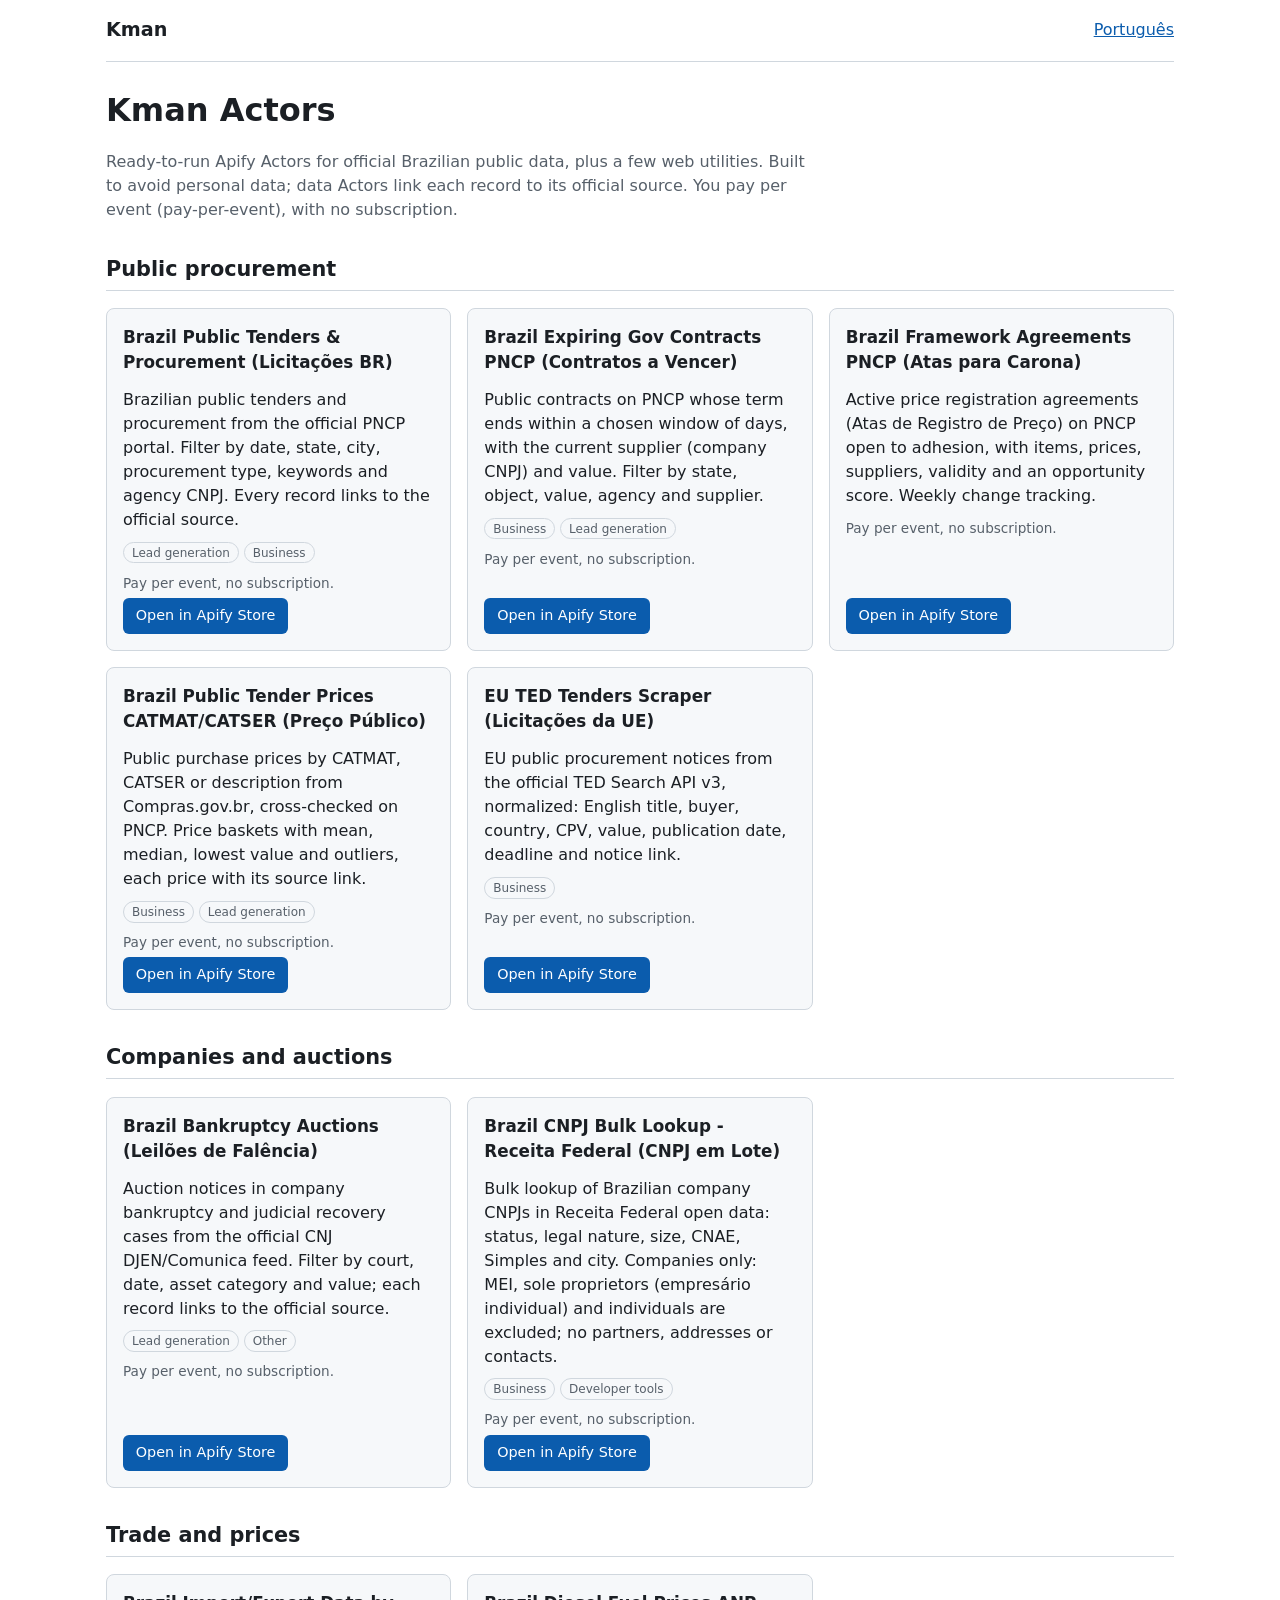
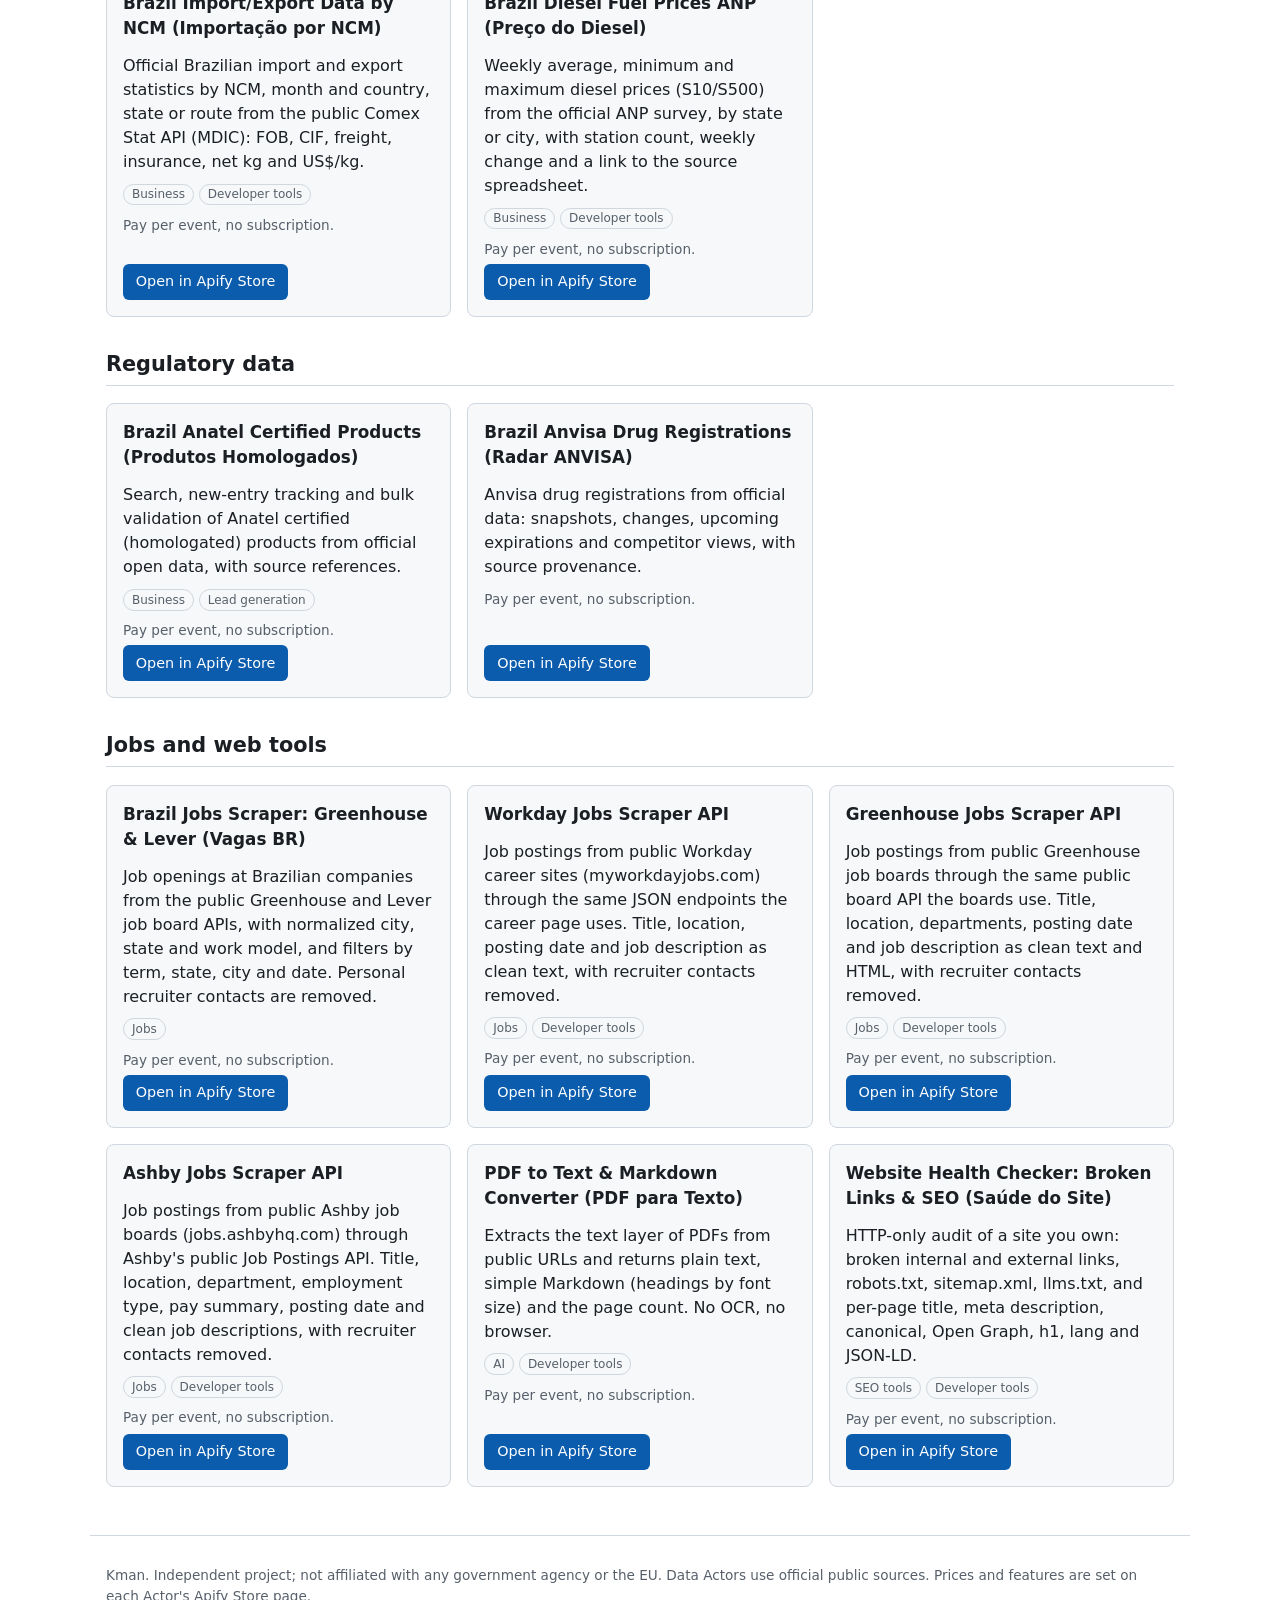
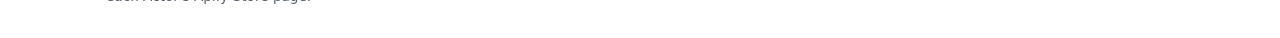
<file: index.html>
<!doctype html>
<html lang="en">
<head>
  <meta charset="utf-8">
  <meta name="viewport" content="width=device-width, initial-scale=1">
  <title>Kman Apify Actors: Brazilian public data and web tools</title>
  <meta name="description" content="Catalog of Kman Actors on the Apify Store: Brazilian public tenders, contracts, CNPJ, imports by NCM, diesel prices, Anatel, Anvisa, EU TED tenders, job board scrapers and web tools. Pay per event.">
  <link rel="canonical" href="https://kman-br.github.io/">
  <link rel="alternate" hreflang="en" href="https://kman-br.github.io/">
  <link rel="alternate" hreflang="pt-BR" href="https://kman-br.github.io/pt/">
  <link rel="alternate" hreflang="x-default" href="https://kman-br.github.io/">
  <meta property="og:type" content="website">
  <meta property="og:site_name" content="Kman">
  <meta property="og:title" content="Kman Apify Actors: Brazilian public data and web tools">
  <meta property="og:description" content="Catalog of Kman Actors on the Apify Store: Brazilian public tenders, contracts, CNPJ, imports by NCM, diesel prices, Anatel, Anvisa, EU TED tenders, job board scrapers and web tools. Pay per event.">
  <meta property="og:url" content="https://kman-br.github.io/">
  <meta property="og:locale" content="en_US">
  <meta property="og:locale:alternate" content="pt_BR">
  <link rel="stylesheet" href="style.css">
  <script type="application/ld+json">
{
  "@context": "https://schema.org",
  "@graph": [
    {
      "@type": "SoftwareApplication",
      "name": "Brazil Public Tenders & Procurement (Licitações BR)",
      "description": "Brazilian public tenders and procurement from the official PNCP portal. Filter by date, state, city, procurement type, keywords and agency CNPJ. Every record links to the official source.",
      "applicationCategory": "BusinessApplication",
      "operatingSystem": "Web (Apify platform)",
      "url": "https://apify.com/kman-br/licitacoes-br",
      "offers": {
        "@type": "Offer",
        "description": "Pay-per-event pricing on the Apify Store; see the Actor page for current prices.",
        "url": "https://apify.com/kman-br/licitacoes-br"
      },
      "publisher": {
        "@type": "Organization",
        "name": "Kman"
      }
    },
    {
      "@type": "SoftwareApplication",
      "name": "Brazil Expiring Gov Contracts PNCP (Contratos a Vencer)",
      "description": "Public contracts on PNCP whose term ends within a chosen window of days, with the current supplier (company CNPJ) and value. Filter by state, object, value, agency and supplier.",
      "applicationCategory": "BusinessApplication",
      "operatingSystem": "Web (Apify platform)",
      "url": "https://apify.com/kman-br/contratos-a-vencer",
      "offers": {
        "@type": "Offer",
        "description": "Pay-per-event pricing on the Apify Store; see the Actor page for current prices.",
        "url": "https://apify.com/kman-br/contratos-a-vencer"
      },
      "publisher": {
        "@type": "Organization",
        "name": "Kman"
      }
    },
    {
      "@type": "SoftwareApplication",
      "name": "Brazil Framework Agreements PNCP (Atas para Carona)",
      "description": "Active price registration agreements (Atas de Registro de Preço) on PNCP open to adhesion, with items, prices, suppliers, validity and an opportunity score. Weekly change tracking.",
      "applicationCategory": "BusinessApplication",
      "operatingSystem": "Web (Apify platform)",
      "url": "https://apify.com/kman-br/atas-carona-pncp",
      "offers": {
        "@type": "Offer",
        "description": "Pay-per-event pricing on the Apify Store; see the Actor page for current prices.",
        "url": "https://apify.com/kman-br/atas-carona-pncp"
      },
      "publisher": {
        "@type": "Organization",
        "name": "Kman"
      }
    },
    {
      "@type": "SoftwareApplication",
      "name": "Brazil Public Tender Prices CATMAT/CATSER (Preço Público)",
      "description": "Public purchase prices by CATMAT, CATSER or description from Compras.gov.br, cross-checked on PNCP. Price baskets with mean, median, lowest value and outliers, each price with its source link.",
      "applicationCategory": "BusinessApplication",
      "operatingSystem": "Web (Apify platform)",
      "url": "https://apify.com/kman-br/preco-publico-comparavel",
      "offers": {
        "@type": "Offer",
        "description": "Pay-per-event pricing on the Apify Store; see the Actor page for current prices.",
        "url": "https://apify.com/kman-br/preco-publico-comparavel"
      },
      "publisher": {
        "@type": "Organization",
        "name": "Kman"
      }
    },
    {
      "@type": "SoftwareApplication",
      "name": "EU TED Tenders Scraper (Licitações da UE)",
      "description": "EU public procurement notices from the official TED Search API v3, normalized: English title, buyer, country, CPV, value, publication date, deadline and notice link.",
      "applicationCategory": "BusinessApplication",
      "operatingSystem": "Web (Apify platform)",
      "url": "https://apify.com/kman-br/eu-ted-tenders",
      "offers": {
        "@type": "Offer",
        "description": "Pay-per-event pricing on the Apify Store; see the Actor page for current prices.",
        "url": "https://apify.com/kman-br/eu-ted-tenders"
      },
      "publisher": {
        "@type": "Organization",
        "name": "Kman"
      }
    },
    {
      "@type": "SoftwareApplication",
      "name": "Brazil Bankruptcy Auctions (Leilões de Falência)",
      "description": "Auction notices in company bankruptcy and judicial recovery cases from the official CNJ DJEN/Comunica feed. Filter by court, date, asset category and value; each record links to the official source.",
      "applicationCategory": "BusinessApplication",
      "operatingSystem": "Web (Apify platform)",
      "url": "https://apify.com/kman-br/leiloes-falencia",
      "offers": {
        "@type": "Offer",
        "description": "Pay-per-event pricing on the Apify Store; see the Actor page for current prices.",
        "url": "https://apify.com/kman-br/leiloes-falencia"
      },
      "publisher": {
        "@type": "Organization",
        "name": "Kman"
      }
    },
    {
      "@type": "SoftwareApplication",
      "name": "Brazil CNPJ Bulk Lookup - Receita Federal (CNPJ em Lote)",
      "description": "Bulk lookup of Brazilian company CNPJs in Receita Federal open data: status, legal nature, size, CNAE, Simples and city. Companies only: MEI, sole proprietors (empresário individual) and individuals are excluded; no partners, addresses or contacts.",
      "applicationCategory": "BusinessApplication",
      "operatingSystem": "Web (Apify platform)",
      "url": "https://apify.com/kman-br/cnpj-lote",
      "offers": {
        "@type": "Offer",
        "description": "Pay-per-event pricing on the Apify Store; see the Actor page for current prices.",
        "url": "https://apify.com/kman-br/cnpj-lote"
      },
      "publisher": {
        "@type": "Organization",
        "name": "Kman"
      }
    },
    {
      "@type": "SoftwareApplication",
      "name": "Brazil Import/Export Data by NCM (Importação por NCM)",
      "description": "Official Brazilian import and export statistics by NCM, month and country, state or route from the public Comex Stat API (MDIC): FOB, CIF, freight, insurance, net kg and US$/kg.",
      "applicationCategory": "BusinessApplication",
      "operatingSystem": "Web (Apify platform)",
      "url": "https://apify.com/kman-br/importacao-ncm",
      "offers": {
        "@type": "Offer",
        "description": "Pay-per-event pricing on the Apify Store; see the Actor page for current prices.",
        "url": "https://apify.com/kman-br/importacao-ncm"
      },
      "publisher": {
        "@type": "Organization",
        "name": "Kman"
      }
    },
    {
      "@type": "SoftwareApplication",
      "name": "Brazil Diesel Fuel Prices ANP (Preço do Diesel)",
      "description": "Weekly average, minimum and maximum diesel prices (S10/S500) from the official ANP survey, by state or city, with station count, weekly change and a link to the source spreadsheet.",
      "applicationCategory": "BusinessApplication",
      "operatingSystem": "Web (Apify platform)",
      "url": "https://apify.com/kman-br/diesel-anp",
      "offers": {
        "@type": "Offer",
        "description": "Pay-per-event pricing on the Apify Store; see the Actor page for current prices.",
        "url": "https://apify.com/kman-br/diesel-anp"
      },
      "publisher": {
        "@type": "Organization",
        "name": "Kman"
      }
    },
    {
      "@type": "SoftwareApplication",
      "name": "Brazil Anatel Certified Products (Produtos Homologados)",
      "description": "Search, new-entry tracking and bulk validation of Anatel certified (homologated) products from official open data, with source references.",
      "applicationCategory": "BusinessApplication",
      "operatingSystem": "Web (Apify platform)",
      "url": "https://apify.com/kman-br/anatel",
      "offers": {
        "@type": "Offer",
        "description": "Pay-per-event pricing on the Apify Store; see the Actor page for current prices.",
        "url": "https://apify.com/kman-br/anatel"
      },
      "publisher": {
        "@type": "Organization",
        "name": "Kman"
      }
    },
    {
      "@type": "SoftwareApplication",
      "name": "Brazil Anvisa Drug Registrations (Radar ANVISA)",
      "description": "Anvisa drug registrations from official data: snapshots, changes, upcoming expirations and competitor views, with source provenance.",
      "applicationCategory": "BusinessApplication",
      "operatingSystem": "Web (Apify platform)",
      "url": "https://apify.com/kman-br/anvisa-radar-registros",
      "offers": {
        "@type": "Offer",
        "description": "Pay-per-event pricing on the Apify Store; see the Actor page for current prices.",
        "url": "https://apify.com/kman-br/anvisa-radar-registros"
      },
      "publisher": {
        "@type": "Organization",
        "name": "Kman"
      }
    },
    {
      "@type": "SoftwareApplication",
      "name": "Brazil Jobs Scraper: Greenhouse & Lever (Vagas BR)",
      "description": "Job openings at Brazilian companies from the public Greenhouse and Lever job board APIs, with normalized city, state and work model, and filters by term, state, city and date. Personal recruiter contacts are removed.",
      "applicationCategory": "BusinessApplication",
      "operatingSystem": "Web (Apify platform)",
      "url": "https://apify.com/kman-br/vagas-ats",
      "offers": {
        "@type": "Offer",
        "description": "Pay-per-event pricing on the Apify Store; see the Actor page for current prices.",
        "url": "https://apify.com/kman-br/vagas-ats"
      },
      "publisher": {
        "@type": "Organization",
        "name": "Kman"
      }
    },
    {
      "@type": "SoftwareApplication",
      "name": "Workday Jobs Scraper API",
      "description": "Job postings from public Workday career sites (myworkdayjobs.com) through the same JSON endpoints the career page uses. Title, location, posting date and job description as clean text, with recruiter contacts removed.",
      "applicationCategory": "BusinessApplication",
      "operatingSystem": "Web (Apify platform)",
      "url": "https://apify.com/kman-br/workday-jobs",
      "offers": {
        "@type": "Offer",
        "description": "Pay-per-event pricing on the Apify Store; see the Actor page for current prices.",
        "url": "https://apify.com/kman-br/workday-jobs"
      },
      "publisher": {
        "@type": "Organization",
        "name": "Kman"
      }
    },
    {
      "@type": "SoftwareApplication",
      "name": "Greenhouse Jobs Scraper API",
      "description": "Job postings from public Greenhouse job boards through the same public board API the boards use. Title, location, departments, posting date and job description as clean text and HTML, with recruiter contacts removed.",
      "applicationCategory": "BusinessApplication",
      "operatingSystem": "Web (Apify platform)",
      "url": "https://apify.com/kman-br/greenhouse-jobs",
      "offers": {
        "@type": "Offer",
        "description": "Pay-per-event pricing on the Apify Store; see the Actor page for current prices.",
        "url": "https://apify.com/kman-br/greenhouse-jobs"
      },
      "publisher": {
        "@type": "Organization",
        "name": "Kman"
      }
    },
    {
      "@type": "SoftwareApplication",
      "name": "Ashby Jobs Scraper API",
      "description": "Job postings from public Ashby job boards (jobs.ashbyhq.com) through Ashby's public Job Postings API. Title, location, department, employment type, pay summary, posting date and clean job descriptions, with recruiter contacts removed.",
      "applicationCategory": "BusinessApplication",
      "operatingSystem": "Web (Apify platform)",
      "url": "https://apify.com/kman-br/ashby-jobs",
      "offers": {
        "@type": "Offer",
        "description": "Pay-per-event pricing on the Apify Store; see the Actor page for current prices.",
        "url": "https://apify.com/kman-br/ashby-jobs"
      },
      "publisher": {
        "@type": "Organization",
        "name": "Kman"
      }
    },
    {
      "@type": "SoftwareApplication",
      "name": "PDF to Text & Markdown Converter (PDF para Texto)",
      "description": "Extracts the text layer of PDFs from public URLs and returns plain text, simple Markdown (headings by font size) and the page count. No OCR, no browser.",
      "applicationCategory": "DeveloperApplication",
      "operatingSystem": "Web (Apify platform)",
      "url": "https://apify.com/kman-br/pdf-to-text-markdown",
      "offers": {
        "@type": "Offer",
        "description": "Pay-per-event pricing on the Apify Store; see the Actor page for current prices.",
        "url": "https://apify.com/kman-br/pdf-to-text-markdown"
      },
      "publisher": {
        "@type": "Organization",
        "name": "Kman"
      }
    },
    {
      "@type": "SoftwareApplication",
      "name": "Website Health Checker: Broken Links & SEO (Saúde do Site)",
      "description": "HTTP-only audit of a site you own: broken internal and external links, robots.txt, sitemap.xml, llms.txt, and per-page title, meta description, canonical, Open Graph, h1, lang and JSON-LD.",
      "applicationCategory": "DeveloperApplication",
      "operatingSystem": "Web (Apify platform)",
      "url": "https://apify.com/kman-br/website-health-checker",
      "offers": {
        "@type": "Offer",
        "description": "Pay-per-event pricing on the Apify Store; see the Actor page for current prices.",
        "url": "https://apify.com/kman-br/website-health-checker"
      },
      "publisher": {
        "@type": "Organization",
        "name": "Kman"
      }
    }
  ]
}
  </script>
</head>
<body>
  <header>
    <nav><span class="brand">Kman</span> <a href="pt/" hreflang="pt-BR">Português</a></nav>
    <h1>Kman Actors</h1>
    <p class="lead">Ready-to-run Apify Actors for official Brazilian public data, plus a few web utilities. Built to avoid personal data; data Actors link each record to its official source. You pay per event (pay-per-event), with no subscription.</p>
  </header>
  <main>
    <section>
      <h2>Public procurement</h2>
      <div class="grid">
      <article class="card" id="licitacoes-br">
        <h3><a href="https://apify.com/kman-br/licitacoes-br" rel="noopener">Brazil Public Tenders &amp; Procurement (Licitações BR)</a></h3>
        <p>Brazilian public tenders and procurement from the official PNCP portal. Filter by date, state, city, procurement type, keywords and agency CNPJ. Every record links to the official source.</p>
        <p class="cats"><span class="sr">Categories: </span><span class="tag">Lead generation</span><span class="tag">Business</span></p>
        <p class="price">Pay per event, no subscription.</p>
        <a class="btn" href="https://apify.com/kman-br/licitacoes-br" rel="noopener">Open in Apify Store</a>
      </article>
      <article class="card" id="contratos-a-vencer">
        <h3><a href="https://apify.com/kman-br/contratos-a-vencer" rel="noopener">Brazil Expiring Gov Contracts PNCP (Contratos a Vencer)</a></h3>
        <p>Public contracts on PNCP whose term ends within a chosen window of days, with the current supplier (company CNPJ) and value. Filter by state, object, value, agency and supplier.</p>
        <p class="cats"><span class="sr">Categories: </span><span class="tag">Business</span><span class="tag">Lead generation</span></p>
        <p class="price">Pay per event, no subscription.</p>
        <a class="btn" href="https://apify.com/kman-br/contratos-a-vencer" rel="noopener">Open in Apify Store</a>
      </article>
      <article class="card" id="atas-carona-pncp">
        <h3><a href="https://apify.com/kman-br/atas-carona-pncp" rel="noopener">Brazil Framework Agreements PNCP (Atas para Carona)</a></h3>
        <p>Active price registration agreements (Atas de Registro de Preço) on PNCP open to adhesion, with items, prices, suppliers, validity and an opportunity score. Weekly change tracking.</p>
        
        <p class="price">Pay per event, no subscription.</p>
        <a class="btn" href="https://apify.com/kman-br/atas-carona-pncp" rel="noopener">Open in Apify Store</a>
      </article>
      <article class="card" id="preco-publico-comparavel">
        <h3><a href="https://apify.com/kman-br/preco-publico-comparavel" rel="noopener">Brazil Public Tender Prices CATMAT/CATSER (Preço Público)</a></h3>
        <p>Public purchase prices by CATMAT, CATSER or description from Compras.gov.br, cross-checked on PNCP. Price baskets with mean, median, lowest value and outliers, each price with its source link.</p>
        <p class="cats"><span class="sr">Categories: </span><span class="tag">Business</span><span class="tag">Lead generation</span></p>
        <p class="price">Pay per event, no subscription.</p>
        <a class="btn" href="https://apify.com/kman-br/preco-publico-comparavel" rel="noopener">Open in Apify Store</a>
      </article>
      <article class="card" id="eu-ted-tenders">
        <h3><a href="https://apify.com/kman-br/eu-ted-tenders" rel="noopener">EU TED Tenders Scraper (Licitações da UE)</a></h3>
        <p>EU public procurement notices from the official TED Search API v3, normalized: English title, buyer, country, CPV, value, publication date, deadline and notice link.</p>
        <p class="cats"><span class="sr">Categories: </span><span class="tag">Business</span></p>
        <p class="price">Pay per event, no subscription.</p>
        <a class="btn" href="https://apify.com/kman-br/eu-ted-tenders" rel="noopener">Open in Apify Store</a>
      </article>
      </div>
    </section>
    <section>
      <h2>Companies and auctions</h2>
      <div class="grid">
      <article class="card" id="leiloes-falencia">
        <h3><a href="https://apify.com/kman-br/leiloes-falencia" rel="noopener">Brazil Bankruptcy Auctions (Leilões de Falência)</a></h3>
        <p>Auction notices in company bankruptcy and judicial recovery cases from the official CNJ DJEN/Comunica feed. Filter by court, date, asset category and value; each record links to the official source.</p>
        <p class="cats"><span class="sr">Categories: </span><span class="tag">Lead generation</span><span class="tag">Other</span></p>
        <p class="price">Pay per event, no subscription.</p>
        <a class="btn" href="https://apify.com/kman-br/leiloes-falencia" rel="noopener">Open in Apify Store</a>
      </article>
      <article class="card" id="cnpj-lote">
        <h3><a href="https://apify.com/kman-br/cnpj-lote" rel="noopener">Brazil CNPJ Bulk Lookup - Receita Federal (CNPJ em Lote)</a></h3>
        <p>Bulk lookup of Brazilian company CNPJs in Receita Federal open data: status, legal nature, size, CNAE, Simples and city. Companies only: MEI, sole proprietors (empresário individual) and individuals are excluded; no partners, addresses or contacts.</p>
        <p class="cats"><span class="sr">Categories: </span><span class="tag">Business</span><span class="tag">Developer tools</span></p>
        <p class="price">Pay per event, no subscription.</p>
        <a class="btn" href="https://apify.com/kman-br/cnpj-lote" rel="noopener">Open in Apify Store</a>
      </article>
      </div>
    </section>
    <section>
      <h2>Trade and prices</h2>
      <div class="grid">
      <article class="card" id="importacao-ncm">
        <h3><a href="https://apify.com/kman-br/importacao-ncm" rel="noopener">Brazil Import/Export Data by NCM (Importação por NCM)</a></h3>
        <p>Official Brazilian import and export statistics by NCM, month and country, state or route from the public Comex Stat API (MDIC): FOB, CIF, freight, insurance, net kg and US$/kg.</p>
        <p class="cats"><span class="sr">Categories: </span><span class="tag">Business</span><span class="tag">Developer tools</span></p>
        <p class="price">Pay per event, no subscription.</p>
        <a class="btn" href="https://apify.com/kman-br/importacao-ncm" rel="noopener">Open in Apify Store</a>
      </article>
      <article class="card" id="diesel-anp">
        <h3><a href="https://apify.com/kman-br/diesel-anp" rel="noopener">Brazil Diesel Fuel Prices ANP (Preço do Diesel)</a></h3>
        <p>Weekly average, minimum and maximum diesel prices (S10/S500) from the official ANP survey, by state or city, with station count, weekly change and a link to the source spreadsheet.</p>
        <p class="cats"><span class="sr">Categories: </span><span class="tag">Business</span><span class="tag">Developer tools</span></p>
        <p class="price">Pay per event, no subscription.</p>
        <a class="btn" href="https://apify.com/kman-br/diesel-anp" rel="noopener">Open in Apify Store</a>
      </article>
      </div>
    </section>
    <section>
      <h2>Regulatory data</h2>
      <div class="grid">
      <article class="card" id="anatel">
        <h3><a href="https://apify.com/kman-br/anatel" rel="noopener">Brazil Anatel Certified Products (Produtos Homologados)</a></h3>
        <p>Search, new-entry tracking and bulk validation of Anatel certified (homologated) products from official open data, with source references.</p>
        <p class="cats"><span class="sr">Categories: </span><span class="tag">Business</span><span class="tag">Lead generation</span></p>
        <p class="price">Pay per event, no subscription.</p>
        <a class="btn" href="https://apify.com/kman-br/anatel" rel="noopener">Open in Apify Store</a>
      </article>
      <article class="card" id="anvisa-radar-registros">
        <h3><a href="https://apify.com/kman-br/anvisa-radar-registros" rel="noopener">Brazil Anvisa Drug Registrations (Radar ANVISA)</a></h3>
        <p>Anvisa drug registrations from official data: snapshots, changes, upcoming expirations and competitor views, with source provenance.</p>
        
        <p class="price">Pay per event, no subscription.</p>
        <a class="btn" href="https://apify.com/kman-br/anvisa-radar-registros" rel="noopener">Open in Apify Store</a>
      </article>
      </div>
    </section>
    <section>
      <h2>Jobs and web tools</h2>
      <div class="grid">
      <article class="card" id="vagas-ats">
        <h3><a href="https://apify.com/kman-br/vagas-ats" rel="noopener">Brazil Jobs Scraper: Greenhouse &amp; Lever (Vagas BR)</a></h3>
        <p>Job openings at Brazilian companies from the public Greenhouse and Lever job board APIs, with normalized city, state and work model, and filters by term, state, city and date. Personal recruiter contacts are removed.</p>
        <p class="cats"><span class="sr">Categories: </span><span class="tag">Jobs</span></p>
        <p class="price">Pay per event, no subscription.</p>
        <a class="btn" href="https://apify.com/kman-br/vagas-ats" rel="noopener">Open in Apify Store</a>
      </article>
      <article class="card" id="workday-jobs">
        <h3><a href="https://apify.com/kman-br/workday-jobs" rel="noopener">Workday Jobs Scraper API</a></h3>
        <p>Job postings from public Workday career sites (myworkdayjobs.com) through the same JSON endpoints the career page uses. Title, location, posting date and job description as clean text, with recruiter contacts removed.</p>
        <p class="cats"><span class="sr">Categories: </span><span class="tag">Jobs</span><span class="tag">Developer tools</span></p>
        <p class="price">Pay per event, no subscription.</p>
        <a class="btn" href="https://apify.com/kman-br/workday-jobs" rel="noopener">Open in Apify Store</a>
      </article>
      <article class="card" id="greenhouse-jobs">
        <h3><a href="https://apify.com/kman-br/greenhouse-jobs" rel="noopener">Greenhouse Jobs Scraper API</a></h3>
        <p>Job postings from public Greenhouse job boards through the same public board API the boards use. Title, location, departments, posting date and job description as clean text and HTML, with recruiter contacts removed.</p>
        <p class="cats"><span class="sr">Categories: </span><span class="tag">Jobs</span><span class="tag">Developer tools</span></p>
        <p class="price">Pay per event, no subscription.</p>
        <a class="btn" href="https://apify.com/kman-br/greenhouse-jobs" rel="noopener">Open in Apify Store</a>
      </article>
      <article class="card" id="ashby-jobs">
        <h3><a href="https://apify.com/kman-br/ashby-jobs" rel="noopener">Ashby Jobs Scraper API</a></h3>
        <p>Job postings from public Ashby job boards (jobs.ashbyhq.com) through Ashby&#x27;s public Job Postings API. Title, location, department, employment type, pay summary, posting date and clean job descriptions, with recruiter contacts removed.</p>
        <p class="cats"><span class="sr">Categories: </span><span class="tag">Jobs</span><span class="tag">Developer tools</span></p>
        <p class="price">Pay per event, no subscription.</p>
        <a class="btn" href="https://apify.com/kman-br/ashby-jobs" rel="noopener">Open in Apify Store</a>
      </article>
      <article class="card" id="pdf-to-text-markdown">
        <h3><a href="https://apify.com/kman-br/pdf-to-text-markdown" rel="noopener">PDF to Text &amp; Markdown Converter (PDF para Texto)</a></h3>
        <p>Extracts the text layer of PDFs from public URLs and returns plain text, simple Markdown (headings by font size) and the page count. No OCR, no browser.</p>
        <p class="cats"><span class="sr">Categories: </span><span class="tag">AI</span><span class="tag">Developer tools</span></p>
        <p class="price">Pay per event, no subscription.</p>
        <a class="btn" href="https://apify.com/kman-br/pdf-to-text-markdown" rel="noopener">Open in Apify Store</a>
      </article>
      <article class="card" id="website-health-checker">
        <h3><a href="https://apify.com/kman-br/website-health-checker" rel="noopener">Website Health Checker: Broken Links &amp; SEO (Saúde do Site)</a></h3>
        <p>HTTP-only audit of a site you own: broken internal and external links, robots.txt, sitemap.xml, llms.txt, and per-page title, meta description, canonical, Open Graph, h1, lang and JSON-LD.</p>
        <p class="cats"><span class="sr">Categories: </span><span class="tag">SEO tools</span><span class="tag">Developer tools</span></p>
        <p class="price">Pay per event, no subscription.</p>
        <a class="btn" href="https://apify.com/kman-br/website-health-checker" rel="noopener">Open in Apify Store</a>
      </article>
      </div>
    </section>
  </main>
  <footer><p>Kman. Independent project; not affiliated with any government agency or the EU. Data Actors use official public sources. Prices and features are set on each Actor&#x27;s Apify Store page.</p></footer>
</body>
</html>
</file>
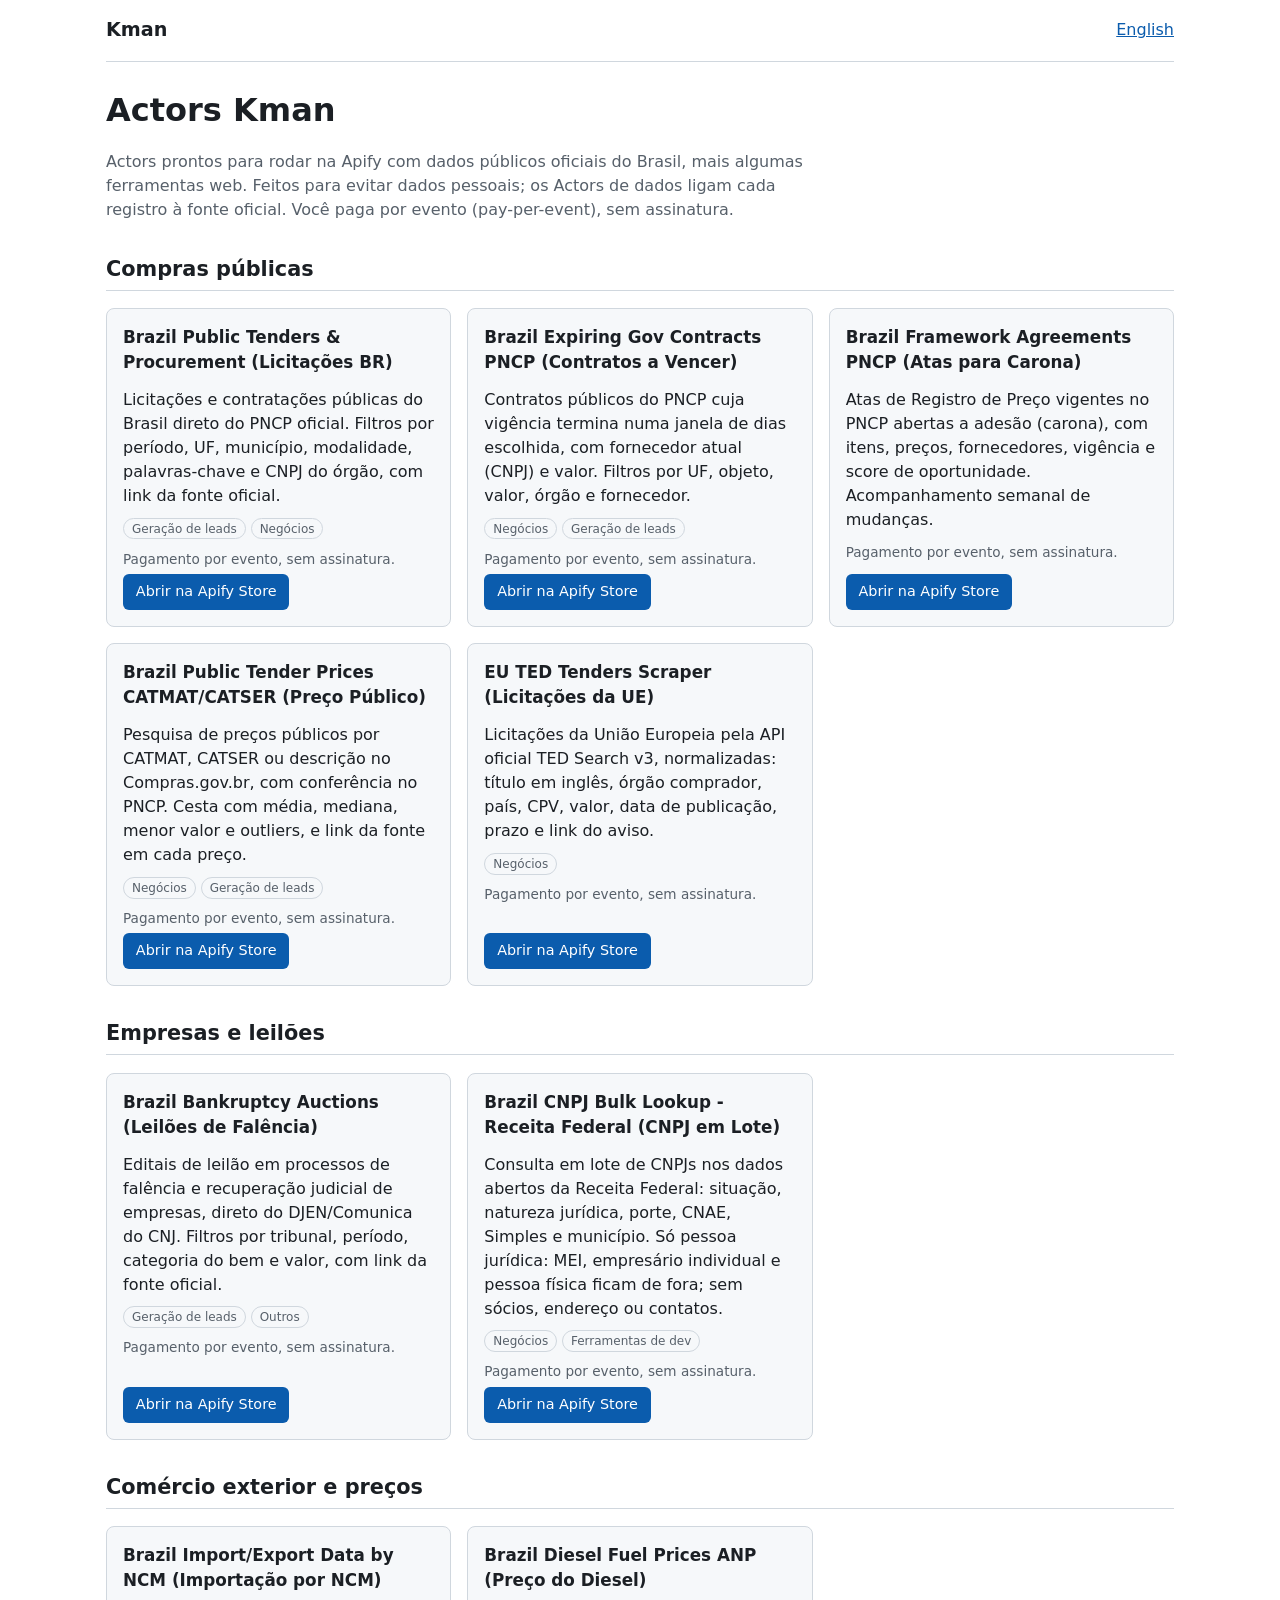
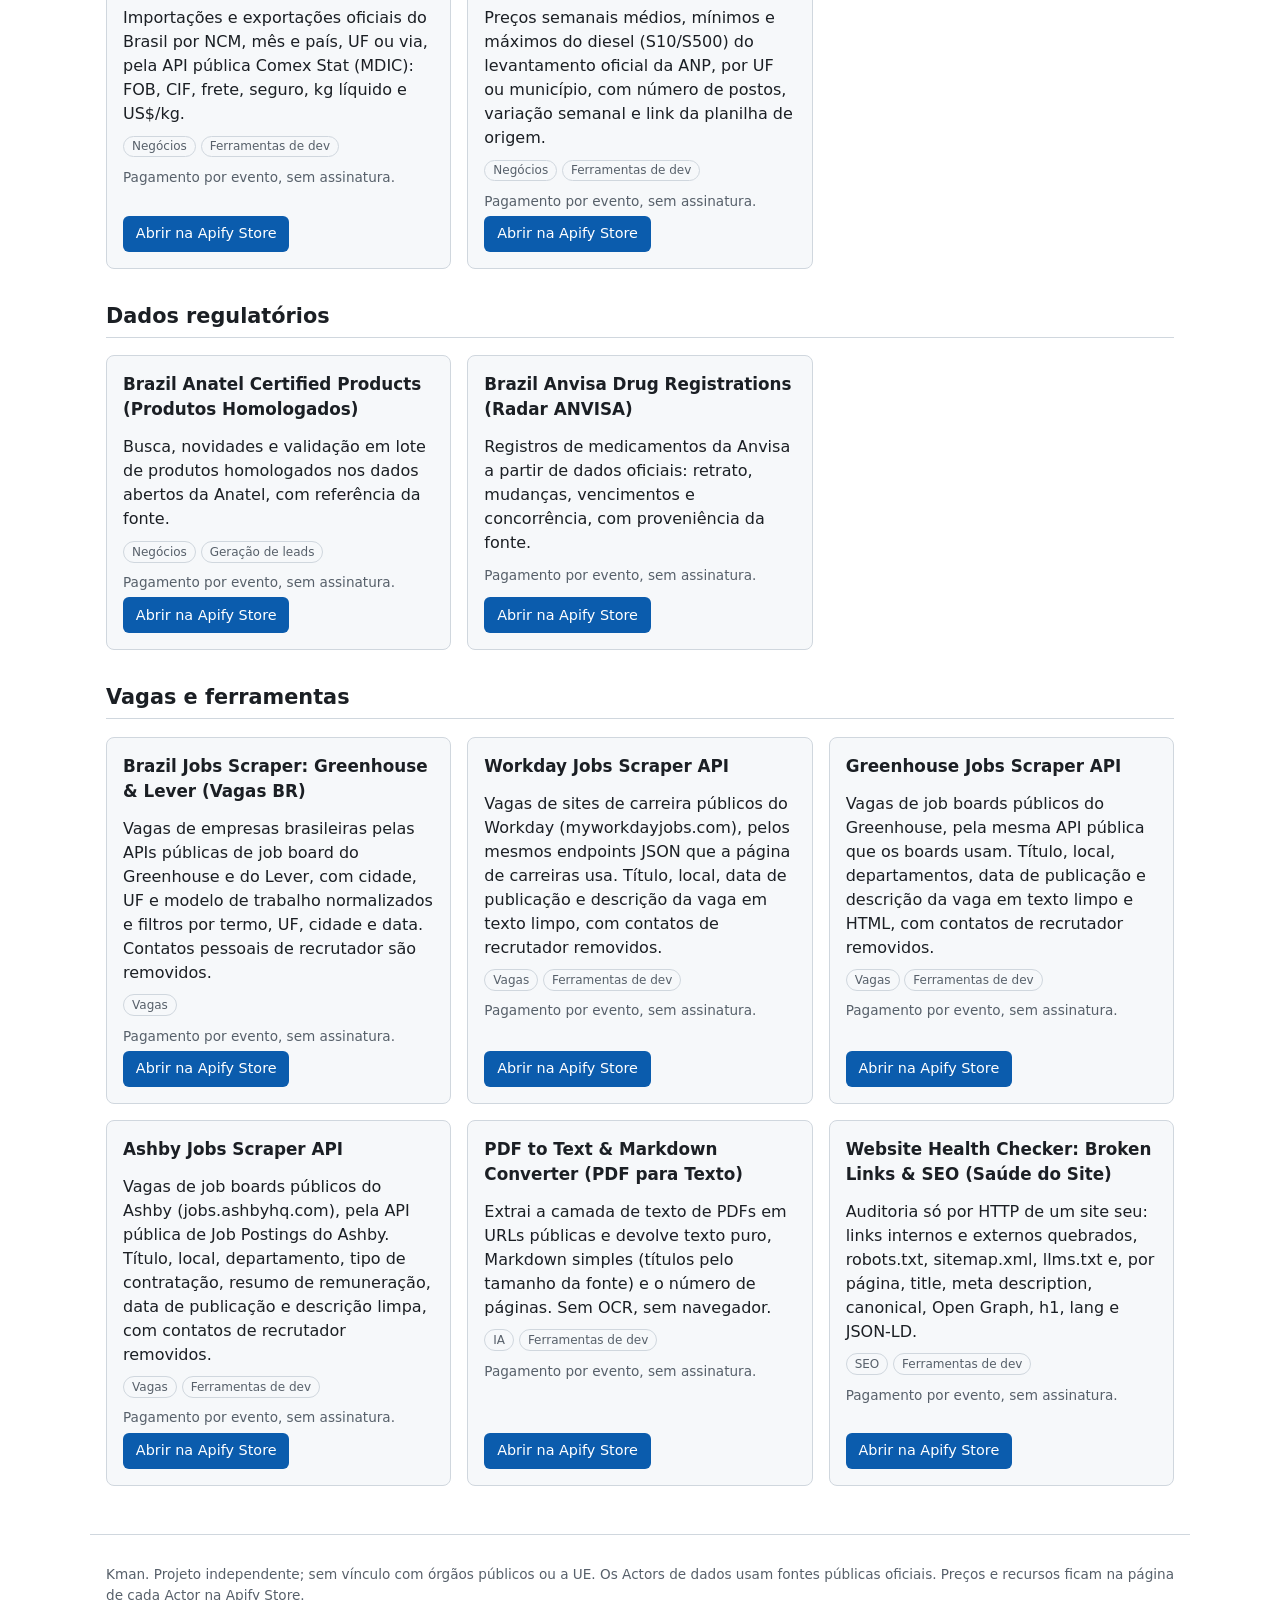
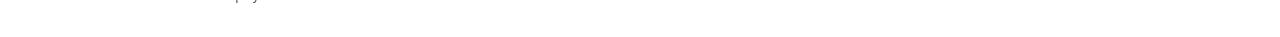
<file: pt/index.html>
<!doctype html>
<html lang="pt-BR">
<head>
  <meta charset="utf-8">
  <meta name="viewport" content="width=device-width, initial-scale=1">
  <title>Actors Kman na Apify: dados públicos do Brasil e ferramentas web</title>
  <meta name="description" content="Catálogo dos Actors Kman na Apify Store: licitações, contratos, CNPJ, importação por NCM, preço do diesel, Anatel, Anvisa, licitações da UE (TED), coletores de vagas e ferramentas web. Pagamento por evento.">
  <link rel="canonical" href="https://kman-br.github.io/pt/">
  <link rel="alternate" hreflang="en" href="https://kman-br.github.io/">
  <link rel="alternate" hreflang="pt-BR" href="https://kman-br.github.io/pt/">
  <link rel="alternate" hreflang="x-default" href="https://kman-br.github.io/">
  <meta property="og:type" content="website">
  <meta property="og:site_name" content="Kman">
  <meta property="og:title" content="Actors Kman na Apify: dados públicos do Brasil e ferramentas web">
  <meta property="og:description" content="Catálogo dos Actors Kman na Apify Store: licitações, contratos, CNPJ, importação por NCM, preço do diesel, Anatel, Anvisa, licitações da UE (TED), coletores de vagas e ferramentas web. Pagamento por evento.">
  <meta property="og:url" content="https://kman-br.github.io/pt/">
  <meta property="og:locale" content="pt_BR">
  <meta property="og:locale:alternate" content="en_US">
  <link rel="stylesheet" href="../style.css">
  <script type="application/ld+json">
{
  "@context": "https://schema.org",
  "@graph": [
    {
      "@type": "SoftwareApplication",
      "name": "Brazil Public Tenders & Procurement (Licitações BR)",
      "description": "Licitações e contratações públicas do Brasil direto do PNCP oficial. Filtros por período, UF, município, modalidade, palavras-chave e CNPJ do órgão, com link da fonte oficial.",
      "applicationCategory": "BusinessApplication",
      "operatingSystem": "Web (Apify platform)",
      "url": "https://apify.com/kman-br/licitacoes-br",
      "offers": {
        "@type": "Offer",
        "description": "Preço por evento na Apify Store; veja os preços atuais na página do Actor.",
        "url": "https://apify.com/kman-br/licitacoes-br"
      },
      "publisher": {
        "@type": "Organization",
        "name": "Kman"
      }
    },
    {
      "@type": "SoftwareApplication",
      "name": "Brazil Expiring Gov Contracts PNCP (Contratos a Vencer)",
      "description": "Contratos públicos do PNCP cuja vigência termina numa janela de dias escolhida, com fornecedor atual (CNPJ) e valor. Filtros por UF, objeto, valor, órgão e fornecedor.",
      "applicationCategory": "BusinessApplication",
      "operatingSystem": "Web (Apify platform)",
      "url": "https://apify.com/kman-br/contratos-a-vencer",
      "offers": {
        "@type": "Offer",
        "description": "Preço por evento na Apify Store; veja os preços atuais na página do Actor.",
        "url": "https://apify.com/kman-br/contratos-a-vencer"
      },
      "publisher": {
        "@type": "Organization",
        "name": "Kman"
      }
    },
    {
      "@type": "SoftwareApplication",
      "name": "Brazil Framework Agreements PNCP (Atas para Carona)",
      "description": "Atas de Registro de Preço vigentes no PNCP abertas a adesão (carona), com itens, preços, fornecedores, vigência e score de oportunidade. Acompanhamento semanal de mudanças.",
      "applicationCategory": "BusinessApplication",
      "operatingSystem": "Web (Apify platform)",
      "url": "https://apify.com/kman-br/atas-carona-pncp",
      "offers": {
        "@type": "Offer",
        "description": "Preço por evento na Apify Store; veja os preços atuais na página do Actor.",
        "url": "https://apify.com/kman-br/atas-carona-pncp"
      },
      "publisher": {
        "@type": "Organization",
        "name": "Kman"
      }
    },
    {
      "@type": "SoftwareApplication",
      "name": "Brazil Public Tender Prices CATMAT/CATSER (Preço Público)",
      "description": "Pesquisa de preços públicos por CATMAT, CATSER ou descrição no Compras.gov.br, com conferência no PNCP. Cesta com média, mediana, menor valor e outliers, e link da fonte em cada preço.",
      "applicationCategory": "BusinessApplication",
      "operatingSystem": "Web (Apify platform)",
      "url": "https://apify.com/kman-br/preco-publico-comparavel",
      "offers": {
        "@type": "Offer",
        "description": "Preço por evento na Apify Store; veja os preços atuais na página do Actor.",
        "url": "https://apify.com/kman-br/preco-publico-comparavel"
      },
      "publisher": {
        "@type": "Organization",
        "name": "Kman"
      }
    },
    {
      "@type": "SoftwareApplication",
      "name": "EU TED Tenders Scraper (Licitações da UE)",
      "description": "Licitações da União Europeia pela API oficial TED Search v3, normalizadas: título em inglês, órgão comprador, país, CPV, valor, data de publicação, prazo e link do aviso.",
      "applicationCategory": "BusinessApplication",
      "operatingSystem": "Web (Apify platform)",
      "url": "https://apify.com/kman-br/eu-ted-tenders",
      "offers": {
        "@type": "Offer",
        "description": "Preço por evento na Apify Store; veja os preços atuais na página do Actor.",
        "url": "https://apify.com/kman-br/eu-ted-tenders"
      },
      "publisher": {
        "@type": "Organization",
        "name": "Kman"
      }
    },
    {
      "@type": "SoftwareApplication",
      "name": "Brazil Bankruptcy Auctions (Leilões de Falência)",
      "description": "Editais de leilão em processos de falência e recuperação judicial de empresas, direto do DJEN/Comunica do CNJ. Filtros por tribunal, período, categoria do bem e valor, com link da fonte oficial.",
      "applicationCategory": "BusinessApplication",
      "operatingSystem": "Web (Apify platform)",
      "url": "https://apify.com/kman-br/leiloes-falencia",
      "offers": {
        "@type": "Offer",
        "description": "Preço por evento na Apify Store; veja os preços atuais na página do Actor.",
        "url": "https://apify.com/kman-br/leiloes-falencia"
      },
      "publisher": {
        "@type": "Organization",
        "name": "Kman"
      }
    },
    {
      "@type": "SoftwareApplication",
      "name": "Brazil CNPJ Bulk Lookup - Receita Federal (CNPJ em Lote)",
      "description": "Consulta em lote de CNPJs nos dados abertos da Receita Federal: situação, natureza jurídica, porte, CNAE, Simples e município. Só pessoa jurídica: MEI, empresário individual e pessoa física ficam de fora; sem sócios, endereço ou contatos.",
      "applicationCategory": "BusinessApplication",
      "operatingSystem": "Web (Apify platform)",
      "url": "https://apify.com/kman-br/cnpj-lote",
      "offers": {
        "@type": "Offer",
        "description": "Preço por evento na Apify Store; veja os preços atuais na página do Actor.",
        "url": "https://apify.com/kman-br/cnpj-lote"
      },
      "publisher": {
        "@type": "Organization",
        "name": "Kman"
      }
    },
    {
      "@type": "SoftwareApplication",
      "name": "Brazil Import/Export Data by NCM (Importação por NCM)",
      "description": "Importações e exportações oficiais do Brasil por NCM, mês e país, UF ou via, pela API pública Comex Stat (MDIC): FOB, CIF, frete, seguro, kg líquido e US$/kg.",
      "applicationCategory": "BusinessApplication",
      "operatingSystem": "Web (Apify platform)",
      "url": "https://apify.com/kman-br/importacao-ncm",
      "offers": {
        "@type": "Offer",
        "description": "Preço por evento na Apify Store; veja os preços atuais na página do Actor.",
        "url": "https://apify.com/kman-br/importacao-ncm"
      },
      "publisher": {
        "@type": "Organization",
        "name": "Kman"
      }
    },
    {
      "@type": "SoftwareApplication",
      "name": "Brazil Diesel Fuel Prices ANP (Preço do Diesel)",
      "description": "Preços semanais médios, mínimos e máximos do diesel (S10/S500) do levantamento oficial da ANP, por UF ou município, com número de postos, variação semanal e link da planilha de origem.",
      "applicationCategory": "BusinessApplication",
      "operatingSystem": "Web (Apify platform)",
      "url": "https://apify.com/kman-br/diesel-anp",
      "offers": {
        "@type": "Offer",
        "description": "Preço por evento na Apify Store; veja os preços atuais na página do Actor.",
        "url": "https://apify.com/kman-br/diesel-anp"
      },
      "publisher": {
        "@type": "Organization",
        "name": "Kman"
      }
    },
    {
      "@type": "SoftwareApplication",
      "name": "Brazil Anatel Certified Products (Produtos Homologados)",
      "description": "Busca, novidades e validação em lote de produtos homologados nos dados abertos da Anatel, com referência da fonte.",
      "applicationCategory": "BusinessApplication",
      "operatingSystem": "Web (Apify platform)",
      "url": "https://apify.com/kman-br/anatel",
      "offers": {
        "@type": "Offer",
        "description": "Preço por evento na Apify Store; veja os preços atuais na página do Actor.",
        "url": "https://apify.com/kman-br/anatel"
      },
      "publisher": {
        "@type": "Organization",
        "name": "Kman"
      }
    },
    {
      "@type": "SoftwareApplication",
      "name": "Brazil Anvisa Drug Registrations (Radar ANVISA)",
      "description": "Registros de medicamentos da Anvisa a partir de dados oficiais: retrato, mudanças, vencimentos e concorrência, com proveniência da fonte.",
      "applicationCategory": "BusinessApplication",
      "operatingSystem": "Web (Apify platform)",
      "url": "https://apify.com/kman-br/anvisa-radar-registros",
      "offers": {
        "@type": "Offer",
        "description": "Preço por evento na Apify Store; veja os preços atuais na página do Actor.",
        "url": "https://apify.com/kman-br/anvisa-radar-registros"
      },
      "publisher": {
        "@type": "Organization",
        "name": "Kman"
      }
    },
    {
      "@type": "SoftwareApplication",
      "name": "Brazil Jobs Scraper: Greenhouse & Lever (Vagas BR)",
      "description": "Vagas de empresas brasileiras pelas APIs públicas de job board do Greenhouse e do Lever, com cidade, UF e modelo de trabalho normalizados e filtros por termo, UF, cidade e data. Contatos pessoais de recrutador são removidos.",
      "applicationCategory": "BusinessApplication",
      "operatingSystem": "Web (Apify platform)",
      "url": "https://apify.com/kman-br/vagas-ats",
      "offers": {
        "@type": "Offer",
        "description": "Preço por evento na Apify Store; veja os preços atuais na página do Actor.",
        "url": "https://apify.com/kman-br/vagas-ats"
      },
      "publisher": {
        "@type": "Organization",
        "name": "Kman"
      }
    },
    {
      "@type": "SoftwareApplication",
      "name": "Workday Jobs Scraper API",
      "description": "Vagas de sites de carreira públicos do Workday (myworkdayjobs.com), pelos mesmos endpoints JSON que a página de carreiras usa. Título, local, data de publicação e descrição da vaga em texto limpo, com contatos de recrutador removidos.",
      "applicationCategory": "BusinessApplication",
      "operatingSystem": "Web (Apify platform)",
      "url": "https://apify.com/kman-br/workday-jobs",
      "offers": {
        "@type": "Offer",
        "description": "Preço por evento na Apify Store; veja os preços atuais na página do Actor.",
        "url": "https://apify.com/kman-br/workday-jobs"
      },
      "publisher": {
        "@type": "Organization",
        "name": "Kman"
      }
    },
    {
      "@type": "SoftwareApplication",
      "name": "Greenhouse Jobs Scraper API",
      "description": "Vagas de job boards públicos do Greenhouse, pela mesma API pública que os boards usam. Título, local, departamentos, data de publicação e descrição da vaga em texto limpo e HTML, com contatos de recrutador removidos.",
      "applicationCategory": "BusinessApplication",
      "operatingSystem": "Web (Apify platform)",
      "url": "https://apify.com/kman-br/greenhouse-jobs",
      "offers": {
        "@type": "Offer",
        "description": "Preço por evento na Apify Store; veja os preços atuais na página do Actor.",
        "url": "https://apify.com/kman-br/greenhouse-jobs"
      },
      "publisher": {
        "@type": "Organization",
        "name": "Kman"
      }
    },
    {
      "@type": "SoftwareApplication",
      "name": "Ashby Jobs Scraper API",
      "description": "Vagas de job boards públicos do Ashby (jobs.ashbyhq.com), pela API pública de Job Postings do Ashby. Título, local, departamento, tipo de contratação, resumo de remuneração, data de publicação e descrição limpa, com contatos de recrutador removidos.",
      "applicationCategory": "BusinessApplication",
      "operatingSystem": "Web (Apify platform)",
      "url": "https://apify.com/kman-br/ashby-jobs",
      "offers": {
        "@type": "Offer",
        "description": "Preço por evento na Apify Store; veja os preços atuais na página do Actor.",
        "url": "https://apify.com/kman-br/ashby-jobs"
      },
      "publisher": {
        "@type": "Organization",
        "name": "Kman"
      }
    },
    {
      "@type": "SoftwareApplication",
      "name": "PDF to Text & Markdown Converter (PDF para Texto)",
      "description": "Extrai a camada de texto de PDFs em URLs públicas e devolve texto puro, Markdown simples (títulos pelo tamanho da fonte) e o número de páginas. Sem OCR, sem navegador.",
      "applicationCategory": "DeveloperApplication",
      "operatingSystem": "Web (Apify platform)",
      "url": "https://apify.com/kman-br/pdf-to-text-markdown",
      "offers": {
        "@type": "Offer",
        "description": "Preço por evento na Apify Store; veja os preços atuais na página do Actor.",
        "url": "https://apify.com/kman-br/pdf-to-text-markdown"
      },
      "publisher": {
        "@type": "Organization",
        "name": "Kman"
      }
    },
    {
      "@type": "SoftwareApplication",
      "name": "Website Health Checker: Broken Links & SEO (Saúde do Site)",
      "description": "Auditoria só por HTTP de um site seu: links internos e externos quebrados, robots.txt, sitemap.xml, llms.txt e, por página, title, meta description, canonical, Open Graph, h1, lang e JSON-LD.",
      "applicationCategory": "DeveloperApplication",
      "operatingSystem": "Web (Apify platform)",
      "url": "https://apify.com/kman-br/website-health-checker",
      "offers": {
        "@type": "Offer",
        "description": "Preço por evento na Apify Store; veja os preços atuais na página do Actor.",
        "url": "https://apify.com/kman-br/website-health-checker"
      },
      "publisher": {
        "@type": "Organization",
        "name": "Kman"
      }
    }
  ]
}
  </script>
</head>
<body>
  <header>
    <nav><span class="brand">Kman</span> <a href="../" hreflang="en">English</a></nav>
    <h1>Actors Kman</h1>
    <p class="lead">Actors prontos para rodar na Apify com dados públicos oficiais do Brasil, mais algumas ferramentas web. Feitos para evitar dados pessoais; os Actors de dados ligam cada registro à fonte oficial. Você paga por evento (pay-per-event), sem assinatura.</p>
  </header>
  <main>
    <section>
      <h2>Compras públicas</h2>
      <div class="grid">
      <article class="card" id="licitacoes-br">
        <h3><a href="https://apify.com/kman-br/licitacoes-br" rel="noopener">Brazil Public Tenders &amp; Procurement (Licitações BR)</a></h3>
        <p>Licitações e contratações públicas do Brasil direto do PNCP oficial. Filtros por período, UF, município, modalidade, palavras-chave e CNPJ do órgão, com link da fonte oficial.</p>
        <p class="cats"><span class="sr">Categorias: </span><span class="tag">Geração de leads</span><span class="tag">Negócios</span></p>
        <p class="price">Pagamento por evento, sem assinatura.</p>
        <a class="btn" href="https://apify.com/kman-br/licitacoes-br" rel="noopener">Abrir na Apify Store</a>
      </article>
      <article class="card" id="contratos-a-vencer">
        <h3><a href="https://apify.com/kman-br/contratos-a-vencer" rel="noopener">Brazil Expiring Gov Contracts PNCP (Contratos a Vencer)</a></h3>
        <p>Contratos públicos do PNCP cuja vigência termina numa janela de dias escolhida, com fornecedor atual (CNPJ) e valor. Filtros por UF, objeto, valor, órgão e fornecedor.</p>
        <p class="cats"><span class="sr">Categorias: </span><span class="tag">Negócios</span><span class="tag">Geração de leads</span></p>
        <p class="price">Pagamento por evento, sem assinatura.</p>
        <a class="btn" href="https://apify.com/kman-br/contratos-a-vencer" rel="noopener">Abrir na Apify Store</a>
      </article>
      <article class="card" id="atas-carona-pncp">
        <h3><a href="https://apify.com/kman-br/atas-carona-pncp" rel="noopener">Brazil Framework Agreements PNCP (Atas para Carona)</a></h3>
        <p>Atas de Registro de Preço vigentes no PNCP abertas a adesão (carona), com itens, preços, fornecedores, vigência e score de oportunidade. Acompanhamento semanal de mudanças.</p>
        
        <p class="price">Pagamento por evento, sem assinatura.</p>
        <a class="btn" href="https://apify.com/kman-br/atas-carona-pncp" rel="noopener">Abrir na Apify Store</a>
      </article>
      <article class="card" id="preco-publico-comparavel">
        <h3><a href="https://apify.com/kman-br/preco-publico-comparavel" rel="noopener">Brazil Public Tender Prices CATMAT/CATSER (Preço Público)</a></h3>
        <p>Pesquisa de preços públicos por CATMAT, CATSER ou descrição no Compras.gov.br, com conferência no PNCP. Cesta com média, mediana, menor valor e outliers, e link da fonte em cada preço.</p>
        <p class="cats"><span class="sr">Categorias: </span><span class="tag">Negócios</span><span class="tag">Geração de leads</span></p>
        <p class="price">Pagamento por evento, sem assinatura.</p>
        <a class="btn" href="https://apify.com/kman-br/preco-publico-comparavel" rel="noopener">Abrir na Apify Store</a>
      </article>
      <article class="card" id="eu-ted-tenders">
        <h3><a href="https://apify.com/kman-br/eu-ted-tenders" rel="noopener">EU TED Tenders Scraper (Licitações da UE)</a></h3>
        <p>Licitações da União Europeia pela API oficial TED Search v3, normalizadas: título em inglês, órgão comprador, país, CPV, valor, data de publicação, prazo e link do aviso.</p>
        <p class="cats"><span class="sr">Categorias: </span><span class="tag">Negócios</span></p>
        <p class="price">Pagamento por evento, sem assinatura.</p>
        <a class="btn" href="https://apify.com/kman-br/eu-ted-tenders" rel="noopener">Abrir na Apify Store</a>
      </article>
      </div>
    </section>
    <section>
      <h2>Empresas e leilões</h2>
      <div class="grid">
      <article class="card" id="leiloes-falencia">
        <h3><a href="https://apify.com/kman-br/leiloes-falencia" rel="noopener">Brazil Bankruptcy Auctions (Leilões de Falência)</a></h3>
        <p>Editais de leilão em processos de falência e recuperação judicial de empresas, direto do DJEN/Comunica do CNJ. Filtros por tribunal, período, categoria do bem e valor, com link da fonte oficial.</p>
        <p class="cats"><span class="sr">Categorias: </span><span class="tag">Geração de leads</span><span class="tag">Outros</span></p>
        <p class="price">Pagamento por evento, sem assinatura.</p>
        <a class="btn" href="https://apify.com/kman-br/leiloes-falencia" rel="noopener">Abrir na Apify Store</a>
      </article>
      <article class="card" id="cnpj-lote">
        <h3><a href="https://apify.com/kman-br/cnpj-lote" rel="noopener">Brazil CNPJ Bulk Lookup - Receita Federal (CNPJ em Lote)</a></h3>
        <p>Consulta em lote de CNPJs nos dados abertos da Receita Federal: situação, natureza jurídica, porte, CNAE, Simples e município. Só pessoa jurídica: MEI, empresário individual e pessoa física ficam de fora; sem sócios, endereço ou contatos.</p>
        <p class="cats"><span class="sr">Categorias: </span><span class="tag">Negócios</span><span class="tag">Ferramentas de dev</span></p>
        <p class="price">Pagamento por evento, sem assinatura.</p>
        <a class="btn" href="https://apify.com/kman-br/cnpj-lote" rel="noopener">Abrir na Apify Store</a>
      </article>
      </div>
    </section>
    <section>
      <h2>Comércio exterior e preços</h2>
      <div class="grid">
      <article class="card" id="importacao-ncm">
        <h3><a href="https://apify.com/kman-br/importacao-ncm" rel="noopener">Brazil Import/Export Data by NCM (Importação por NCM)</a></h3>
        <p>Importações e exportações oficiais do Brasil por NCM, mês e país, UF ou via, pela API pública Comex Stat (MDIC): FOB, CIF, frete, seguro, kg líquido e US$/kg.</p>
        <p class="cats"><span class="sr">Categorias: </span><span class="tag">Negócios</span><span class="tag">Ferramentas de dev</span></p>
        <p class="price">Pagamento por evento, sem assinatura.</p>
        <a class="btn" href="https://apify.com/kman-br/importacao-ncm" rel="noopener">Abrir na Apify Store</a>
      </article>
      <article class="card" id="diesel-anp">
        <h3><a href="https://apify.com/kman-br/diesel-anp" rel="noopener">Brazil Diesel Fuel Prices ANP (Preço do Diesel)</a></h3>
        <p>Preços semanais médios, mínimos e máximos do diesel (S10/S500) do levantamento oficial da ANP, por UF ou município, com número de postos, variação semanal e link da planilha de origem.</p>
        <p class="cats"><span class="sr">Categorias: </span><span class="tag">Negócios</span><span class="tag">Ferramentas de dev</span></p>
        <p class="price">Pagamento por evento, sem assinatura.</p>
        <a class="btn" href="https://apify.com/kman-br/diesel-anp" rel="noopener">Abrir na Apify Store</a>
      </article>
      </div>
    </section>
    <section>
      <h2>Dados regulatórios</h2>
      <div class="grid">
      <article class="card" id="anatel">
        <h3><a href="https://apify.com/kman-br/anatel" rel="noopener">Brazil Anatel Certified Products (Produtos Homologados)</a></h3>
        <p>Busca, novidades e validação em lote de produtos homologados nos dados abertos da Anatel, com referência da fonte.</p>
        <p class="cats"><span class="sr">Categorias: </span><span class="tag">Negócios</span><span class="tag">Geração de leads</span></p>
        <p class="price">Pagamento por evento, sem assinatura.</p>
        <a class="btn" href="https://apify.com/kman-br/anatel" rel="noopener">Abrir na Apify Store</a>
      </article>
      <article class="card" id="anvisa-radar-registros">
        <h3><a href="https://apify.com/kman-br/anvisa-radar-registros" rel="noopener">Brazil Anvisa Drug Registrations (Radar ANVISA)</a></h3>
        <p>Registros de medicamentos da Anvisa a partir de dados oficiais: retrato, mudanças, vencimentos e concorrência, com proveniência da fonte.</p>
        
        <p class="price">Pagamento por evento, sem assinatura.</p>
        <a class="btn" href="https://apify.com/kman-br/anvisa-radar-registros" rel="noopener">Abrir na Apify Store</a>
      </article>
      </div>
    </section>
    <section>
      <h2>Vagas e ferramentas</h2>
      <div class="grid">
      <article class="card" id="vagas-ats">
        <h3><a href="https://apify.com/kman-br/vagas-ats" rel="noopener">Brazil Jobs Scraper: Greenhouse &amp; Lever (Vagas BR)</a></h3>
        <p>Vagas de empresas brasileiras pelas APIs públicas de job board do Greenhouse e do Lever, com cidade, UF e modelo de trabalho normalizados e filtros por termo, UF, cidade e data. Contatos pessoais de recrutador são removidos.</p>
        <p class="cats"><span class="sr">Categorias: </span><span class="tag">Vagas</span></p>
        <p class="price">Pagamento por evento, sem assinatura.</p>
        <a class="btn" href="https://apify.com/kman-br/vagas-ats" rel="noopener">Abrir na Apify Store</a>
      </article>
      <article class="card" id="workday-jobs">
        <h3><a href="https://apify.com/kman-br/workday-jobs" rel="noopener">Workday Jobs Scraper API</a></h3>
        <p>Vagas de sites de carreira públicos do Workday (myworkdayjobs.com), pelos mesmos endpoints JSON que a página de carreiras usa. Título, local, data de publicação e descrição da vaga em texto limpo, com contatos de recrutador removidos.</p>
        <p class="cats"><span class="sr">Categorias: </span><span class="tag">Vagas</span><span class="tag">Ferramentas de dev</span></p>
        <p class="price">Pagamento por evento, sem assinatura.</p>
        <a class="btn" href="https://apify.com/kman-br/workday-jobs" rel="noopener">Abrir na Apify Store</a>
      </article>
      <article class="card" id="greenhouse-jobs">
        <h3><a href="https://apify.com/kman-br/greenhouse-jobs" rel="noopener">Greenhouse Jobs Scraper API</a></h3>
        <p>Vagas de job boards públicos do Greenhouse, pela mesma API pública que os boards usam. Título, local, departamentos, data de publicação e descrição da vaga em texto limpo e HTML, com contatos de recrutador removidos.</p>
        <p class="cats"><span class="sr">Categorias: </span><span class="tag">Vagas</span><span class="tag">Ferramentas de dev</span></p>
        <p class="price">Pagamento por evento, sem assinatura.</p>
        <a class="btn" href="https://apify.com/kman-br/greenhouse-jobs" rel="noopener">Abrir na Apify Store</a>
      </article>
      <article class="card" id="ashby-jobs">
        <h3><a href="https://apify.com/kman-br/ashby-jobs" rel="noopener">Ashby Jobs Scraper API</a></h3>
        <p>Vagas de job boards públicos do Ashby (jobs.ashbyhq.com), pela API pública de Job Postings do Ashby. Título, local, departamento, tipo de contratação, resumo de remuneração, data de publicação e descrição limpa, com contatos de recrutador removidos.</p>
        <p class="cats"><span class="sr">Categorias: </span><span class="tag">Vagas</span><span class="tag">Ferramentas de dev</span></p>
        <p class="price">Pagamento por evento, sem assinatura.</p>
        <a class="btn" href="https://apify.com/kman-br/ashby-jobs" rel="noopener">Abrir na Apify Store</a>
      </article>
      <article class="card" id="pdf-to-text-markdown">
        <h3><a href="https://apify.com/kman-br/pdf-to-text-markdown" rel="noopener">PDF to Text &amp; Markdown Converter (PDF para Texto)</a></h3>
        <p>Extrai a camada de texto de PDFs em URLs públicas e devolve texto puro, Markdown simples (títulos pelo tamanho da fonte) e o número de páginas. Sem OCR, sem navegador.</p>
        <p class="cats"><span class="sr">Categorias: </span><span class="tag">IA</span><span class="tag">Ferramentas de dev</span></p>
        <p class="price">Pagamento por evento, sem assinatura.</p>
        <a class="btn" href="https://apify.com/kman-br/pdf-to-text-markdown" rel="noopener">Abrir na Apify Store</a>
      </article>
      <article class="card" id="website-health-checker">
        <h3><a href="https://apify.com/kman-br/website-health-checker" rel="noopener">Website Health Checker: Broken Links &amp; SEO (Saúde do Site)</a></h3>
        <p>Auditoria só por HTTP de um site seu: links internos e externos quebrados, robots.txt, sitemap.xml, llms.txt e, por página, title, meta description, canonical, Open Graph, h1, lang e JSON-LD.</p>
        <p class="cats"><span class="sr">Categorias: </span><span class="tag">SEO</span><span class="tag">Ferramentas de dev</span></p>
        <p class="price">Pagamento por evento, sem assinatura.</p>
        <a class="btn" href="https://apify.com/kman-br/website-health-checker" rel="noopener">Abrir na Apify Store</a>
      </article>
      </div>
    </section>
  </main>
  <footer><p>Kman. Projeto independente; sem vínculo com órgãos públicos ou a UE. Os Actors de dados usam fontes públicas oficiais. Preços e recursos ficam na página de cada Actor na Apify Store.</p></footer>
</body>
</html>
</file>
<file: style.css>
:root{--fg:#1b1f24;--muted:#57606a;--bg:#fff;--card:#f6f8fa;--line:#d0d7de;--acc:#0b5cad}
@media (prefers-color-scheme:dark){:root{--fg:#e6edf3;--muted:#9da7b3;--bg:#0d1117;--card:#161b22;--line:#30363d;--acc:#4ea1ff}}
*{box-sizing:border-box}
body{margin:0;font-family:system-ui,-apple-system,"Segoe UI",Roboto,Ubuntu,"Helvetica Neue",Arial,sans-serif;color:var(--fg);background:var(--bg);line-height:1.5}
header,main,footer{max-width:1100px;margin:0 auto;padding:0 1rem}
nav{display:flex;justify-content:space-between;align-items:center;padding:1rem 0;border-bottom:1px solid var(--line)}
.brand{font-weight:700;font-size:1.2rem}
a{color:var(--acc)}
h1{font-size:2rem;margin:1.5rem 0 .5rem}
.lead{color:var(--muted);max-width:70ch}
h2{margin-top:2rem;font-size:1.3rem;border-bottom:1px solid var(--line);padding-bottom:.3rem}
.grid{display:grid;gap:1rem;grid-template-columns:repeat(auto-fill,minmax(300px,1fr))}
.card{background:var(--card);border:1px solid var(--line);border-radius:8px;padding:1rem;display:flex;flex-direction:column}
.card h3{font-size:1.05rem;margin:0 0 .5rem}
.card h3 a{color:inherit;text-decoration:none}
.card p{margin:.3rem 0}
.cats{display:flex;flex-wrap:wrap;gap:.3rem}
.tag{font-size:.75rem;border:1px solid var(--line);border-radius:999px;padding:.05rem .5rem;color:var(--muted)}
.price{font-size:.85rem;color:var(--muted)}
.btn{margin-top:auto;align-self:flex-start;display:inline-block;padding:.45rem .8rem;border-radius:6px;background:var(--acc);color:#fff;text-decoration:none;font-size:.9rem}
.btn.alt{background:transparent;color:var(--acc);border:1px solid var(--acc)}
.sr{position:absolute;width:1px;height:1px;overflow:hidden;clip:rect(0 0 0 0)}
footer{margin:3rem auto 2rem;color:var(--muted);font-size:.85rem;border-top:1px solid var(--line);padding-top:1rem}
</file>
